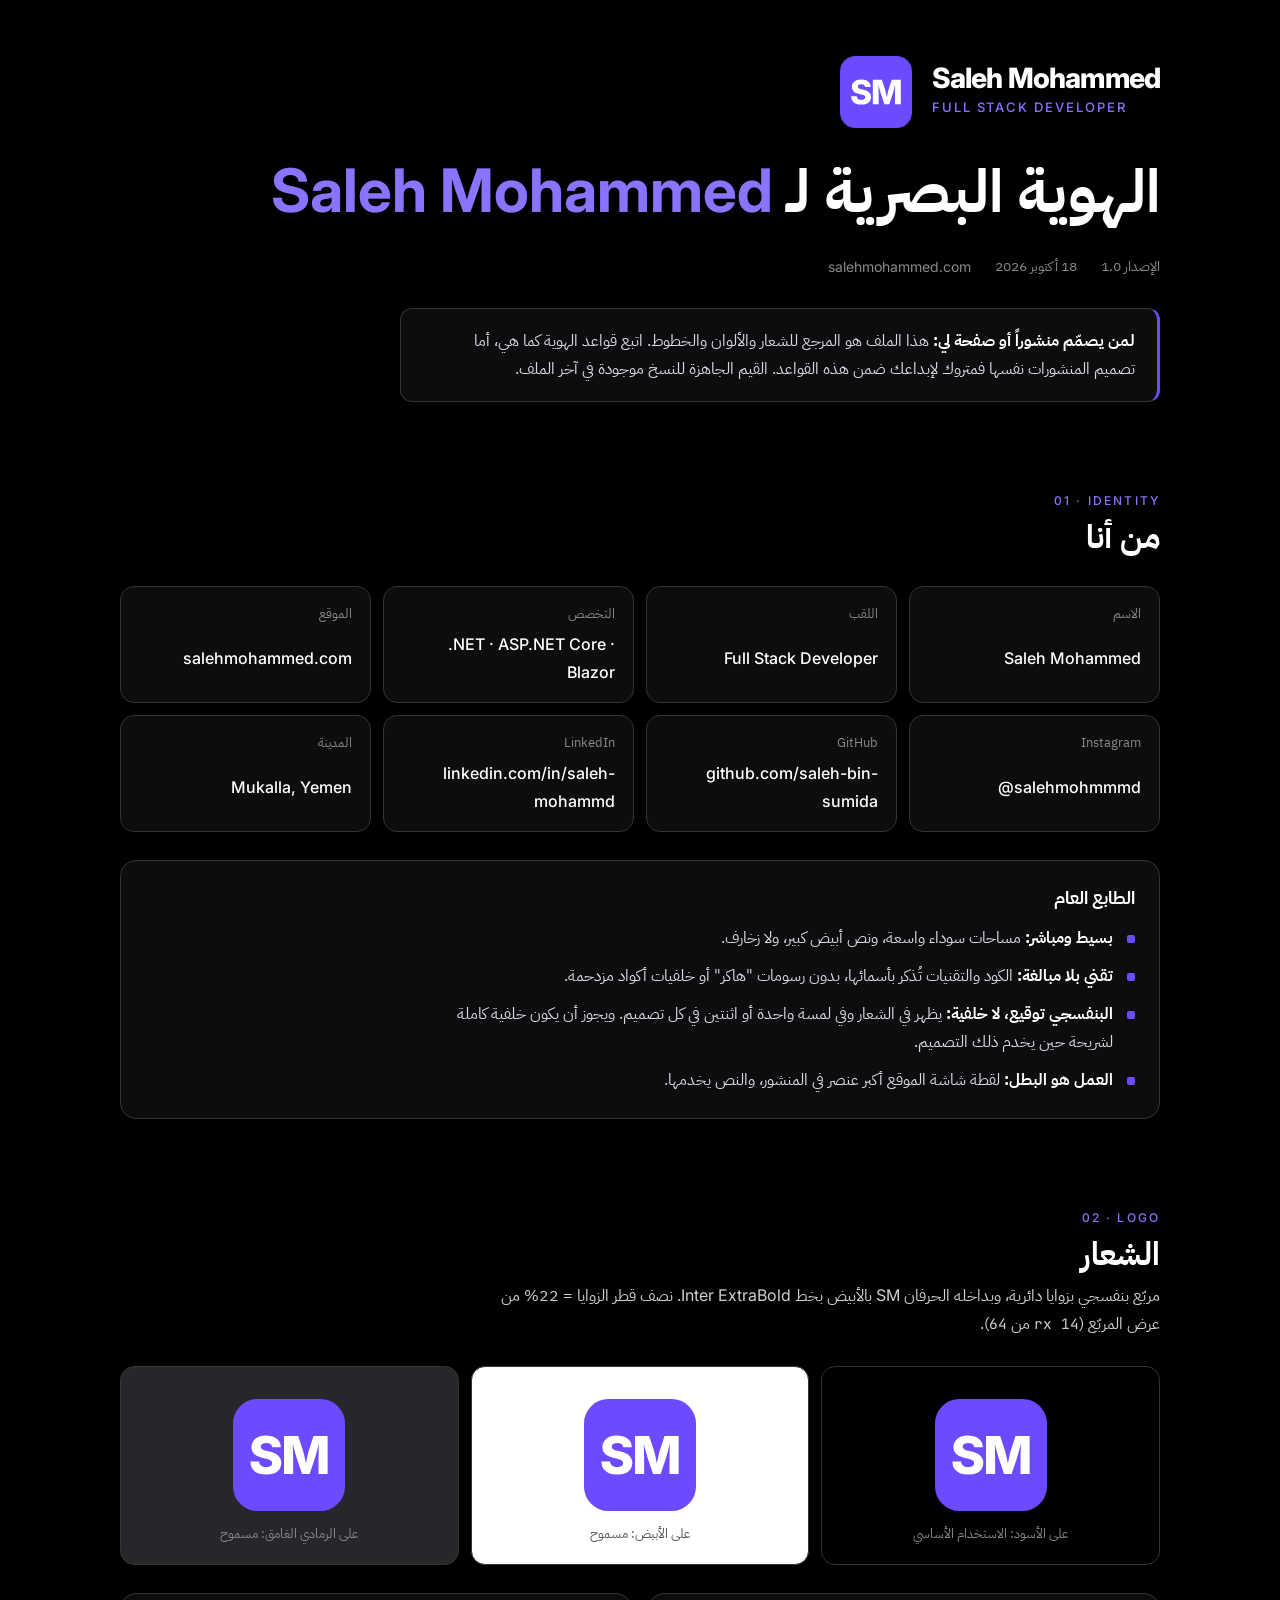
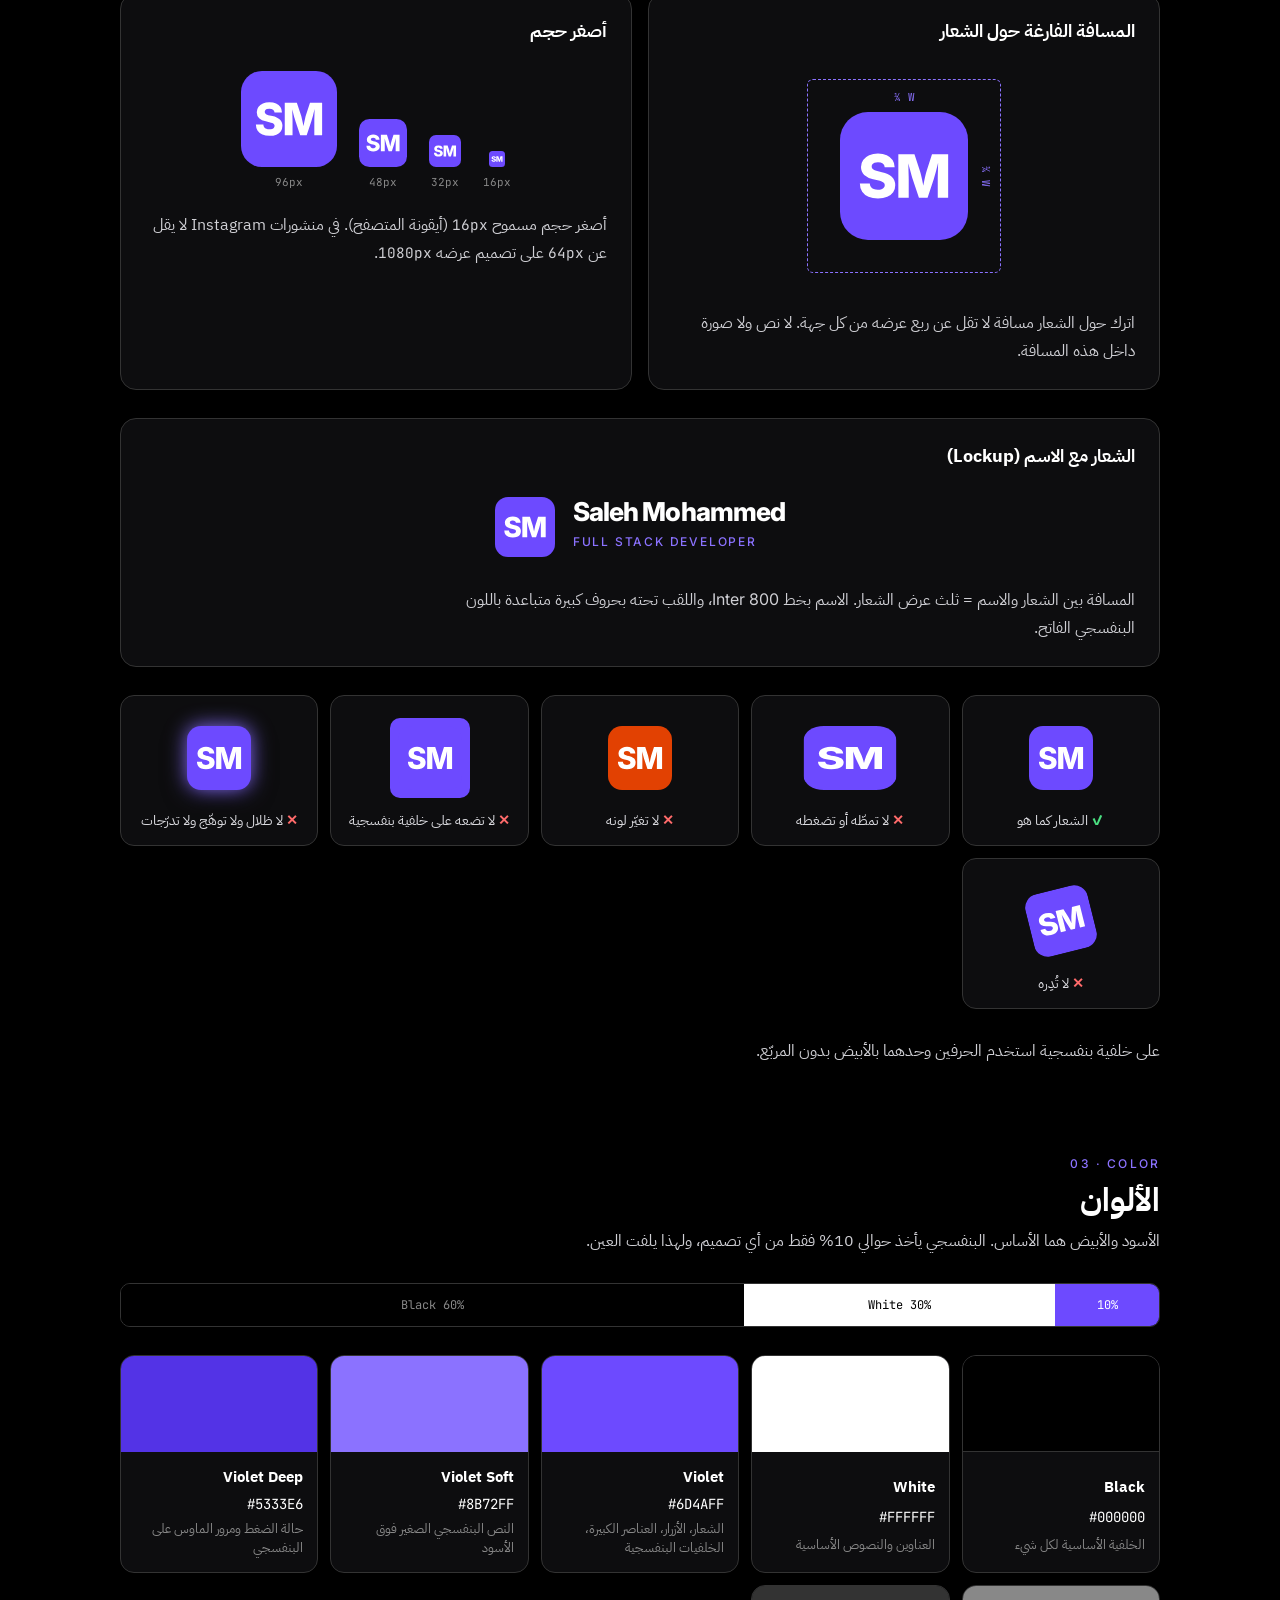
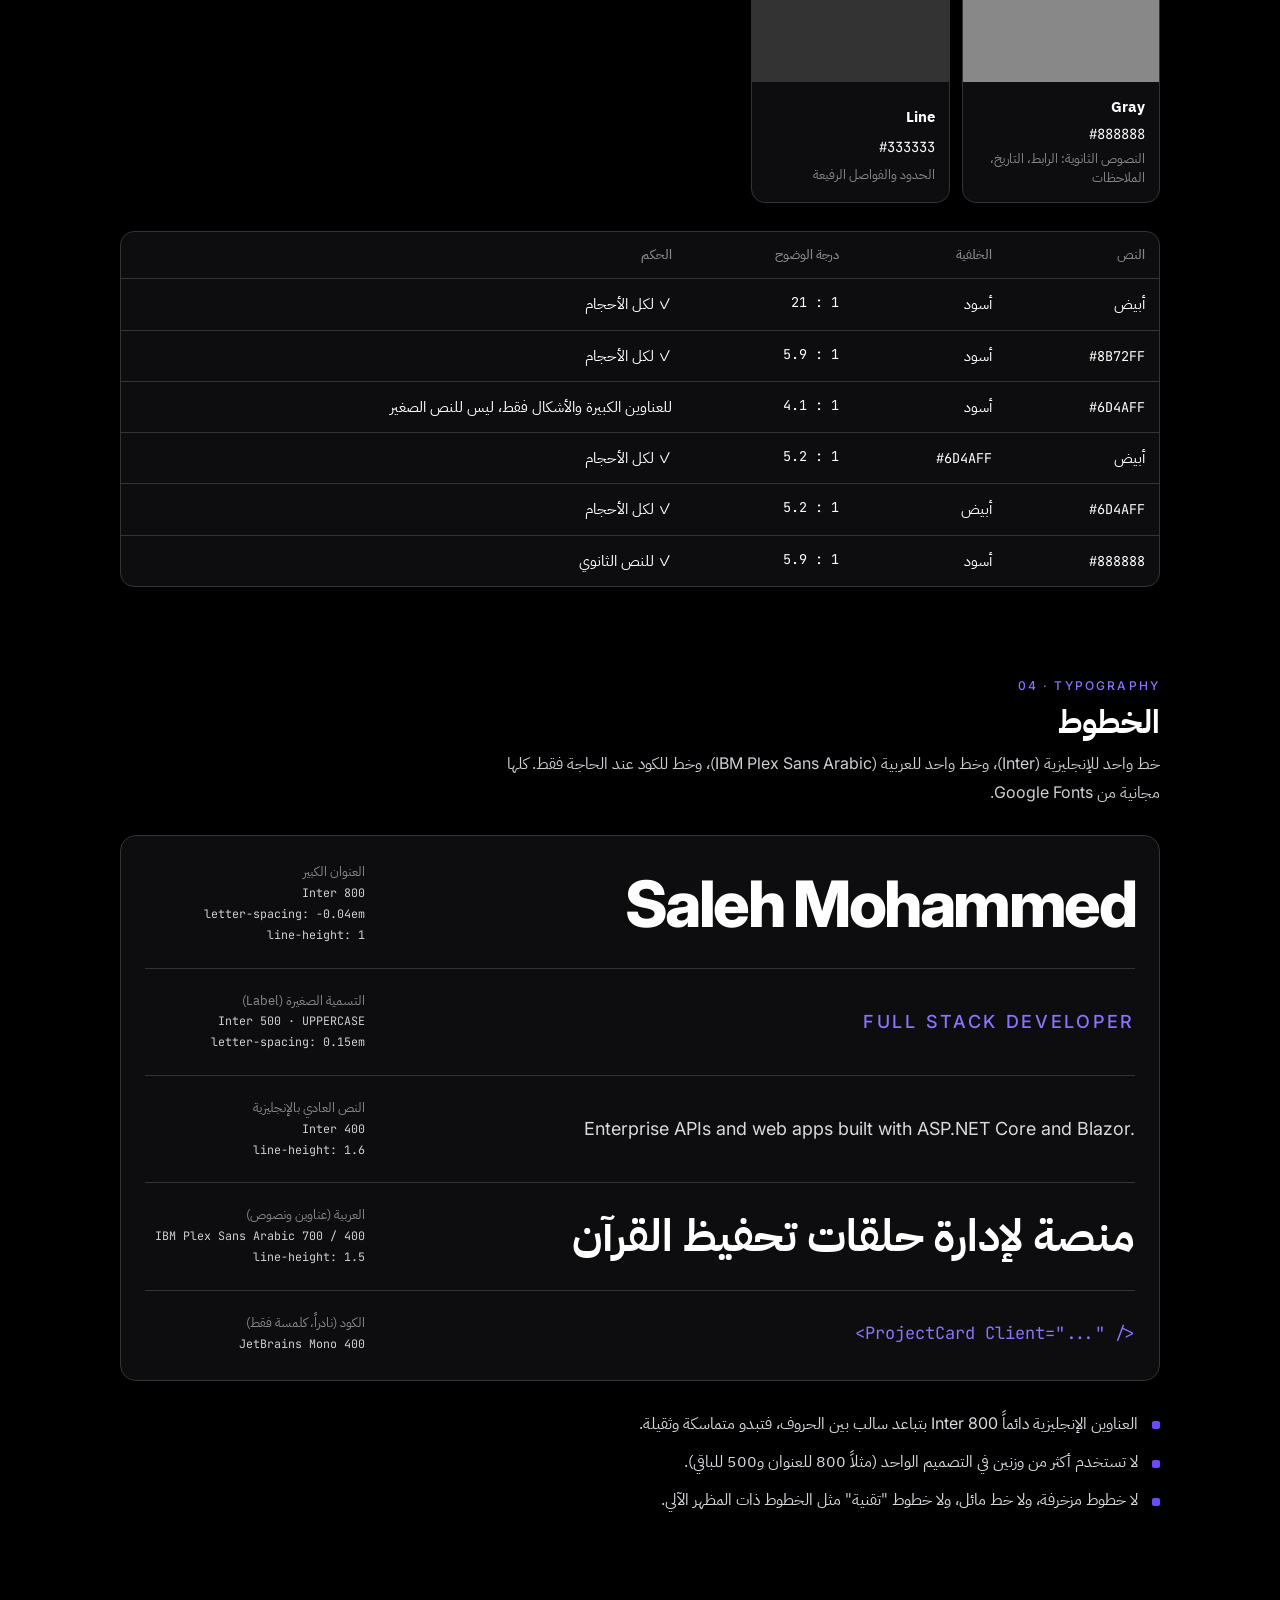
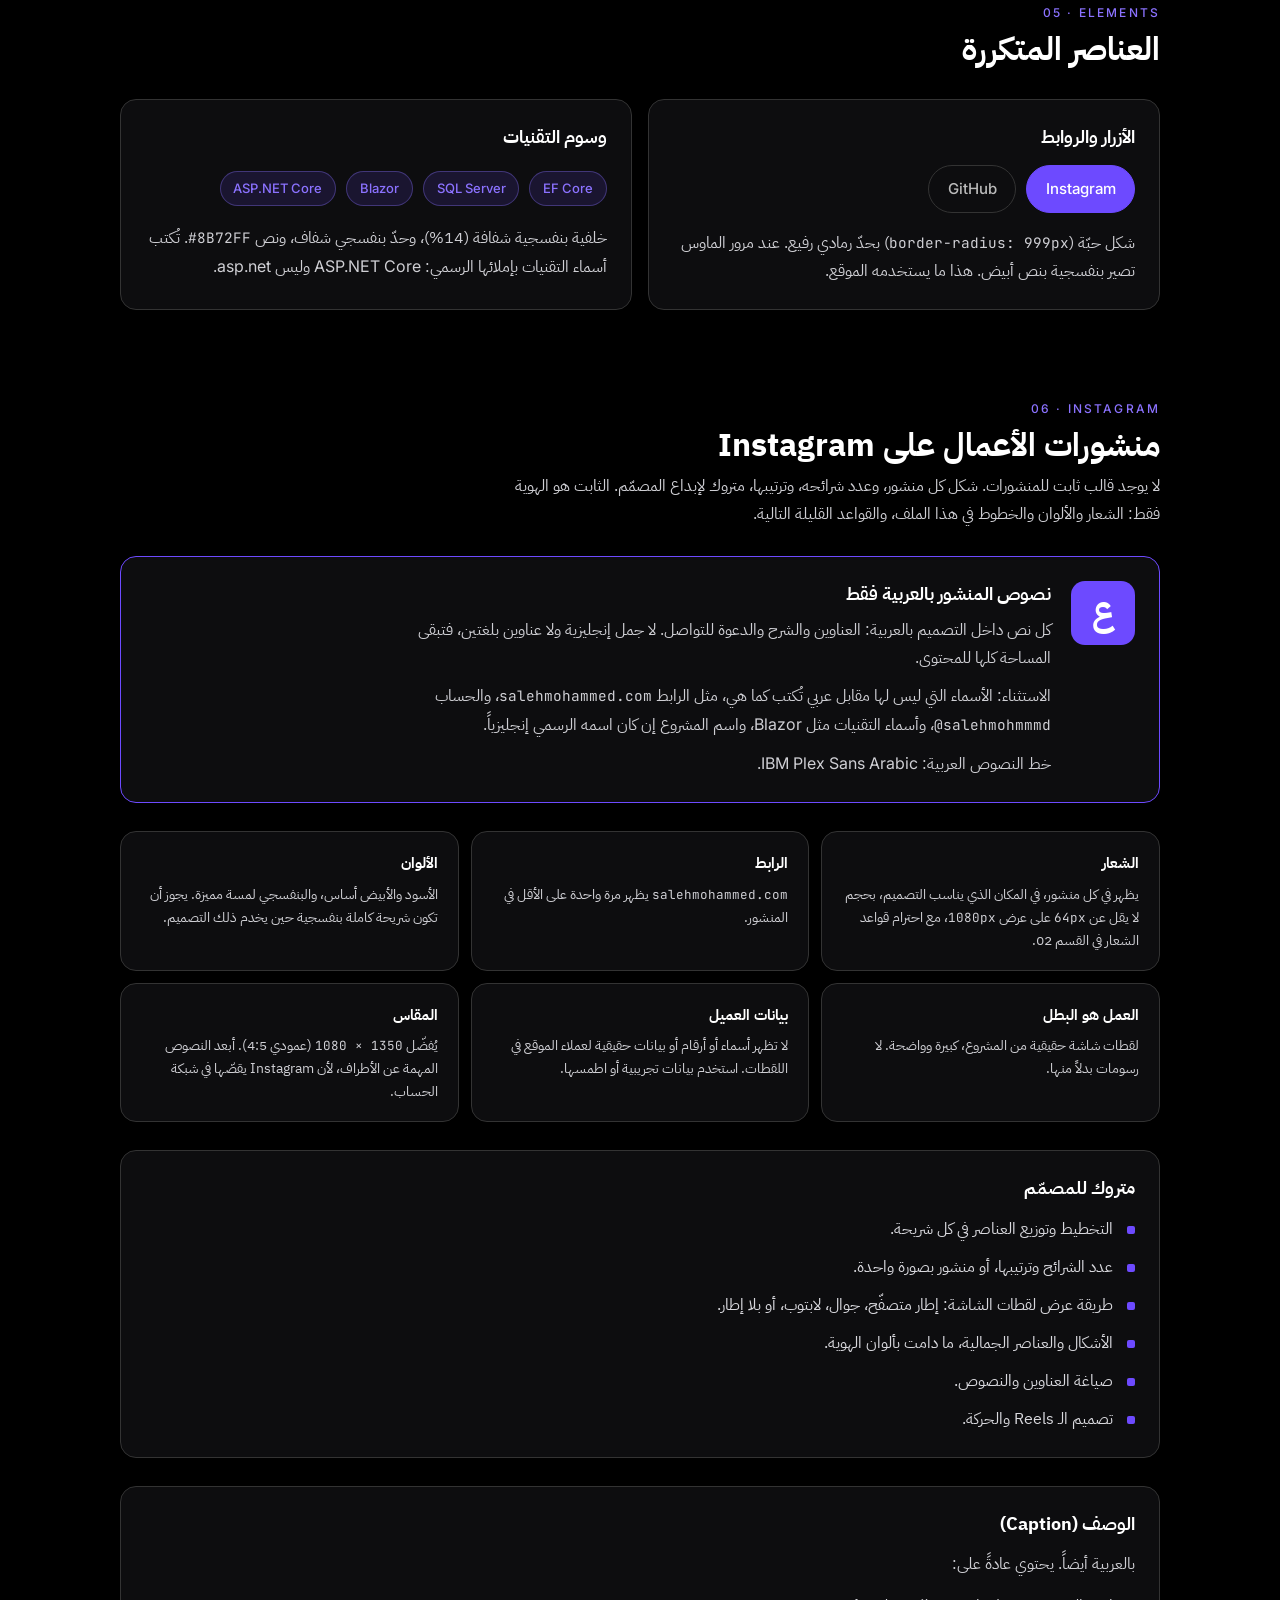
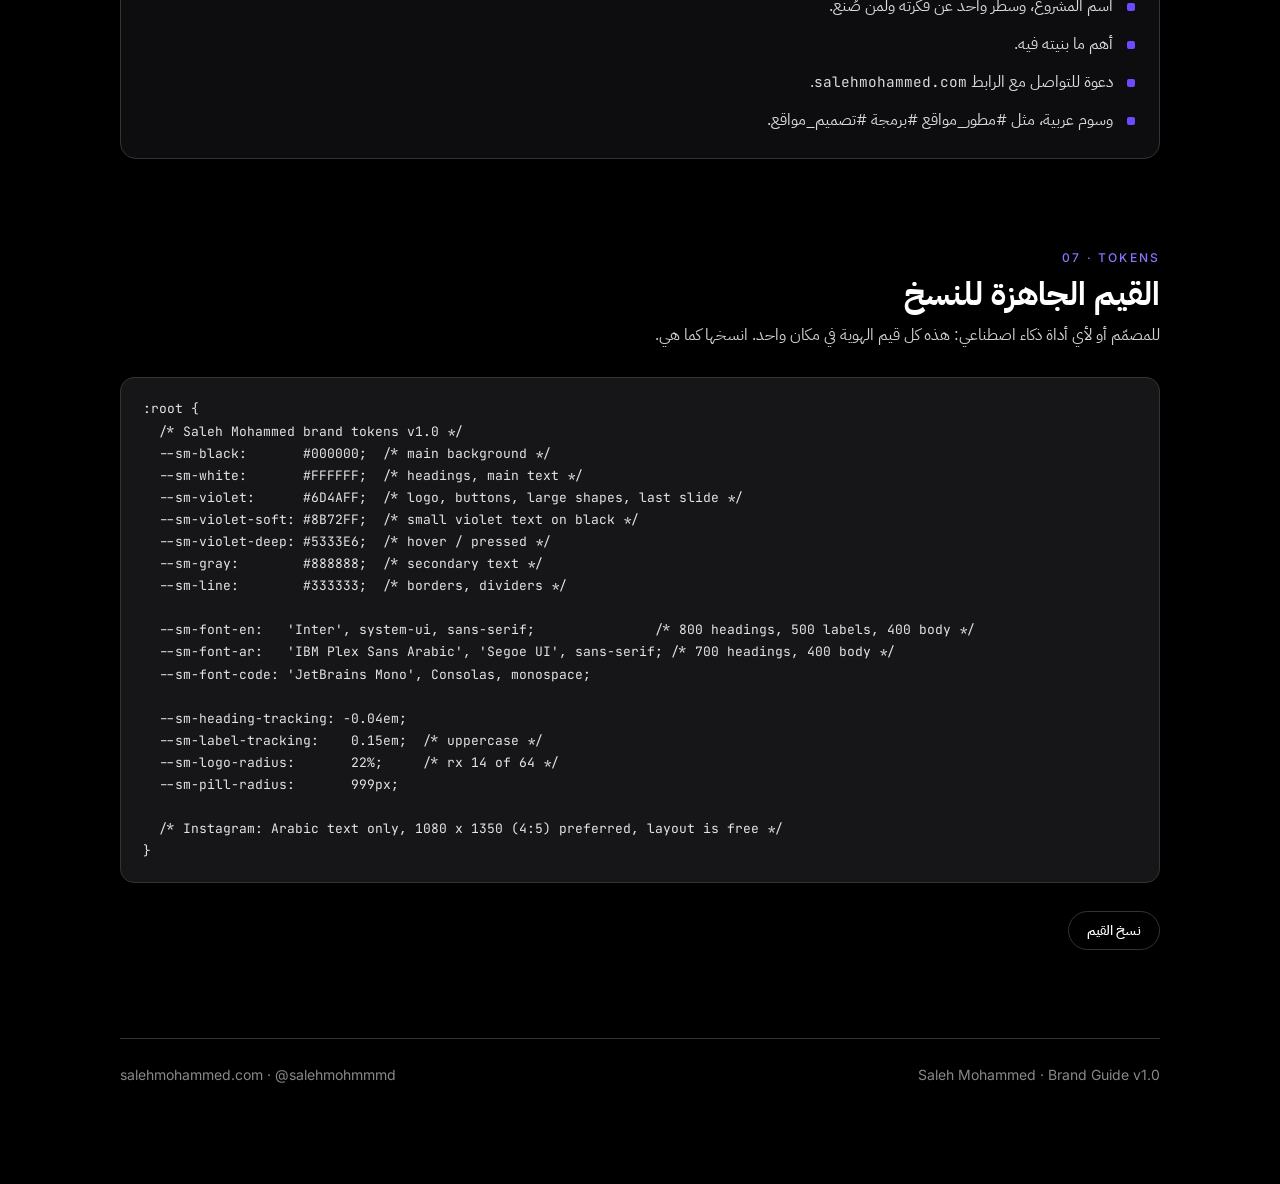
<file: brand-guide.html>
<!DOCTYPE html>
<html lang="ar" dir="rtl">
<head>
<meta charset="UTF-8">
<meta name="viewport" content="width=device-width, initial-scale=1.0">
<title>Saleh Mohammed Brand Guide</title>
<meta name="description" content="Visual identity of Saleh Mohammed (salehmohammed.com): logo, colors, typography and Instagram portfolio post rules.">
<link rel="preconnect" href="https://fonts.googleapis.com">
<link rel="preconnect" href="https://fonts.gstatic.com" crossorigin>
<link href="https://fonts.googleapis.com/css2?family=Inter:wght@400;500;800&family=IBM+Plex+Sans+Arabic:wght@400;500;700&family=JetBrains+Mono:wght@400;500&display=swap" rel="stylesheet">
<style>
    /* Layout: single dark column (max 1040px); each section = label + title + content */
    :root {
        --black: #000000;
        --white: #FFFFFF;
        --violet: #6D4AFF;
        --violet-soft: #8B72FF;
        --violet-deep: #5333E6;
        --gray: #888888;
        --line: #333333;
        --surface: #0D0D0F;
        --surface-2: #161619;
        --font-brand: 'Inter', system-ui, -apple-system, 'Segoe UI', sans-serif;
        --font-ar: 'IBM Plex Sans Arabic', 'Segoe UI', Tahoma, sans-serif;
        --font-mono: 'JetBrains Mono', Consolas, monospace;
        color-scheme: dark;
    }

    *, *::before, *::after { box-sizing: border-box; margin: 0; padding: 0; }

    body {
        background: var(--black);
        color: var(--white);
        font-family: var(--font-ar);
        font-size: 16px;
        line-height: 1.75;
        padding-block: 56px 96px;
        padding-left: max(16px, env(safe-area-inset-left, 0px));
        padding-right: max(16px, env(safe-area-inset-right, 0px));
    }

    .wrap { max-width: 1040px; margin: 0 auto; display: grid; gap: 88px; }

    code, .mono { font-family: var(--font-mono); font-size: .9em; direction: ltr; unicode-bidi: isolate; }
    .en { font-family: var(--font-brand); direction: ltr; unicode-bidi: isolate; }
    p { max-width: 68ch; color: #cfcfd4; }
    strong { color: var(--white); }

    /* ---------- hero ---------- */
    .hero { display: grid; gap: 28px; }
    .hero-top { display: flex; align-items: center; gap: 20px; direction: ltr; justify-content: flex-end; }
    .hero-top svg { width: 72px; height: 72px; flex: none; }
    .hero-top b { font-family: var(--font-brand); font-weight: 800; font-size: 28px; letter-spacing: -.03em; display: block; line-height: 1.1; }
    .hero-top span { font-family: var(--font-brand); font-size: 13px; font-weight: 500; letter-spacing: .15em; text-transform: uppercase; color: var(--violet-soft); }
    .hero h1 { font-size: clamp(34px, 6vw, 60px); line-height: 1.15; font-weight: 700; text-wrap: balance; }
    .hero h1 em { font-style: normal; color: var(--violet-soft); }
    .meta { display: flex; flex-wrap: wrap; gap: 8px 24px; color: var(--gray); font-size: 14px; }

    .note {
        border: 1px solid var(--line);
        border-right: 3px solid var(--violet);
        background: var(--surface);
        border-radius: 12px;
        padding: 18px 22px;
        max-width: 76ch;
    }
    .note p { color: #d9d9de; }

    /* ---------- sections ---------- */
    section { display: grid; gap: 28px; }
    .sec-head { display: grid; gap: 6px; }
    .sec-label { font-family: var(--font-brand); font-size: 12px; font-weight: 500; letter-spacing: .18em; text-transform: uppercase; color: var(--violet-soft); direction: ltr; text-align: right; }
    h2 { font-size: clamp(24px, 3.4vw, 32px); line-height: 1.3; text-wrap: balance; }
    h3 { font-size: 18px; line-height: 1.4; }

    .panel { background: var(--surface); border: 1px solid var(--line); border-radius: 16px; padding: 24px; min-width: 0; }

    .two { display: grid; grid-template-columns: repeat(auto-fit, minmax(min(100%, 300px), 1fr)); gap: 16px; }

    table { width: 100%; border-collapse: collapse; font-size: 15px; }
    th, td { text-align: right; padding: 12px 14px; border-bottom: 1px solid var(--line); vertical-align: top; }
    th { color: var(--gray); font-weight: 500; font-size: 13px; }
    .table-scroll { overflow-x: auto; border: 1px solid var(--line); border-radius: 14px; background: var(--surface); }
    .table-scroll table tr:last-child td { border-bottom: 0; }

    ul.rules { list-style: none; display: grid; gap: 10px; }
    ul.rules li { position: relative; padding-right: 22px; color: #d9d9de; max-width: 72ch; }
    ul.rules li::before { content: ""; position: absolute; right: 0; top: .72em; width: 8px; height: 8px; border-radius: 2px; background: var(--violet); }

    /* ---------- identity ---------- */
    .facts { display: grid; grid-template-columns: repeat(auto-fit, minmax(min(100%, 220px), 1fr)); gap: 12px; }
    .fact { background: var(--surface); border: 1px solid var(--line); border-radius: 14px; padding: 16px 18px; display: grid; gap: 4px; min-width: 0; }
    .fact small { color: var(--gray); font-size: 13px; }
    .fact b { font-family: var(--font-brand); font-weight: 500; direction: ltr; unicode-bidi: isolate; text-align: right; overflow-wrap: anywhere; }

    /* ---------- logo ---------- */
    .logo-stage { display: grid; grid-template-columns: repeat(auto-fit, minmax(min(100%, 220px), 1fr)); gap: 12px; }
    .logo-stage > div { border-radius: 14px; display: grid; place-items: center; gap: 12px; padding: 32px 16px 18px; border: 1px solid var(--line); }
    .logo-stage svg { width: 112px; height: 112px; }
    .logo-stage small { color: var(--gray); font-size: 13px; }
    .bg-black { background: var(--black); }
    .bg-white { background: var(--white); }
    .bg-white small { color: #555; }
    .bg-gray { background: #26262b; }

    .clear-space { display: grid; place-items: center; padding: 36px 16px; }
    .cs-box { position: relative; padding: 32px; border: 1px dashed var(--violet-soft); border-radius: 6px; }
    .cs-box svg { width: 128px; height: 128px; display: block; }
    .cs-tag { position: absolute; font-family: var(--font-mono); font-size: 11px; color: var(--violet-soft); direction: ltr; }
    .cs-tag.t { top: 8px; left: 50%; transform: translateX(-50%); }
    .cs-tag.r { right: 4px; top: 50%; transform: translateY(-50%) rotate(90deg); }

    .sizes { display: flex; align-items: flex-end; gap: 22px; flex-wrap: wrap; direction: ltr; justify-content: center; }
    .sizes figure { display: grid; justify-items: center; gap: 6px; }
    .sizes figcaption { font-family: var(--font-mono); font-size: 11px; color: var(--gray); }

    .lockup { display: flex; align-items: center; gap: 18px; direction: ltr; justify-content: center; padding: 28px 8px; flex-wrap: wrap; }
    .lockup svg { width: 60px; height: 60px; flex: none; }
    .lockup b { font-family: var(--font-brand); font-weight: 800; font-size: 26px; letter-spacing: -.035em; display: block; line-height: 1.1; }
    .lockup span { font-family: var(--font-brand); font-size: 12px; font-weight: 500; letter-spacing: .15em; text-transform: uppercase; color: var(--violet-soft); }

    .dont { display: grid; grid-template-columns: repeat(auto-fit, minmax(min(100%, 180px), 1fr)); gap: 12px; }
    .dont figure { background: var(--surface); border: 1px solid var(--line); border-radius: 14px; padding: 22px 12px 14px; display: grid; justify-items: center; gap: 12px; text-align: center; }
    .dont .demo { width: 80px; height: 80px; display: grid; place-items: center; border-radius: 10px; }
    .dont svg { width: 64px; height: 64px; }
    .dont figcaption { font-size: 14px; color: #d9d9de; line-height: 1.5; }
    .dont figcaption::before { content: "✕ "; color: #ff6b6b; font-weight: 700; }
    .dont .ok figcaption::before { content: "✓ "; color: #4ade80; }

    /* ---------- colors ---------- */
    .swatches { display: grid; grid-template-columns: repeat(auto-fit, minmax(min(100%, 170px), 1fr)); gap: 12px; }
    .swatch { border: 1px solid var(--line); border-radius: 14px; overflow: hidden; background: var(--surface); display: grid; min-width: 0; }
    .chip { height: 96px; }
    .swatch .info { padding: 12px 14px 14px; display: grid; gap: 2px; }
    .swatch b { font-size: 15px; }
    .swatch code { color: var(--white); font-size: 14px; text-align: right; }
    .swatch small { color: var(--gray); font-size: 13px; line-height: 1.5; }

    .ratio { display: flex; height: 44px; border-radius: 10px; overflow: hidden; border: 1px solid var(--line); direction: ltr; }
    .ratio div { display: grid; place-items: center; font-family: var(--font-mono); font-size: 12px; }

    /* ---------- type ---------- */
    .type-row { display: grid; grid-template-columns: minmax(0, 1fr) minmax(0, 220px); gap: 20px; align-items: center; padding: 22px 0; border-bottom: 1px solid var(--line); }
    .type-row:last-child { border-bottom: 0; }
    .type-row .spec { color: var(--gray); font-size: 13px; line-height: 1.6; }
    .type-row .spec code { color: #cfcfd4; }
    .t-display { font-family: var(--font-brand); font-weight: 800; font-size: clamp(36px, 6vw, 64px); letter-spacing: -.04em; line-height: 1; direction: ltr; text-align: right; }
    .t-label { font-family: var(--font-brand); font-weight: 500; font-size: 18px; letter-spacing: .15em; text-transform: uppercase; color: var(--violet-soft); direction: ltr; text-align: right; }
    .t-body { font-family: var(--font-brand); font-size: 18px; direction: ltr; text-align: right; color: #d9d9de; }
    .t-ar { font-family: var(--font-ar); font-weight: 700; font-size: clamp(28px, 4.5vw, 44px); line-height: 1.3; }
    .t-mono { font-family: var(--font-mono); font-size: 17px; color: var(--violet-soft); direction: ltr; text-align: right; }
    @media (max-width: 640px) { .type-row { grid-template-columns: 1fr; gap: 8px; } }

    /* ---------- UI bits ---------- */
    .ui-demo { display: flex; flex-wrap: wrap; gap: 10px; align-items: center; direction: ltr; justify-content: flex-end; }
    .pill { display: inline-flex; align-items: center; gap: 8px; padding: .6rem 1.15rem; border: 1px solid var(--line); border-radius: 999px; color: #bbb; font-family: var(--font-brand); font-size: 15px; font-weight: 500; }
    .pill.hover { background: var(--violet); border-color: var(--violet); color: var(--white); }
    .tag { display: inline-flex; padding: .3rem .8rem; border-radius: 999px; background: rgba(109, 74, 255, .14); border: 1px solid rgba(139, 114, 255, .35); color: var(--violet-soft); font-family: var(--font-brand); font-size: 13px; font-weight: 500; }

    /* ---------- Instagram ---------- */
    .lang { display: flex; flex-wrap: wrap; gap: 20px; align-items: flex-start; background: var(--surface); border: 1px solid var(--violet); border-radius: 16px; padding: 24px; }
    .lang-mark { width: 64px; height: 64px; flex: none; border-radius: 14px; background: var(--violet); display: grid; place-items: center; font: 700 34px/1 var(--font-ar); }
    .lang > div:not(.lang-mark) { flex: 1 1 280px; min-width: 0; display: grid; gap: 10px; }
    .panel.free { display: grid; gap: 14px; }

    .spec-grid { display: grid; grid-template-columns: repeat(auto-fit, minmax(min(100%, 300px), 1fr)); gap: 12px; }
    .spec-grid .panel { padding: 18px 20px; display: grid; gap: 6px; align-content: start; }
    .spec-grid .panel b { font-size: 15px; }
    .spec-grid .panel span { color: #cfcfd4; font-size: 14px; line-height: 1.65; }

    pre {
        background: var(--surface-2);
        border: 1px solid var(--line);
        border-radius: 14px;
        padding: 20px 22px;
        overflow-x: auto;
        font-family: var(--font-ar);
        font-size: 15px;
        line-height: 1.9;
        white-space: pre-wrap;
        color: #e4e4e8;
    }
    pre.code { font-family: var(--font-mono); font-size: 13px; line-height: 1.7; direction: ltr; text-align: left; white-space: pre; }

    .copy-row { display: flex; justify-content: flex-start; gap: 12px; align-items: center; flex-wrap: wrap; }
    button.copy {
        font: 500 14px var(--font-ar);
        background: transparent;
        color: var(--white);
        border: 1px solid var(--line);
        border-radius: 999px;
        padding: 8px 18px;
        cursor: pointer;
        transition: background-color .2s, border-color .2s;
    }
    button.copy:hover, button.copy:focus-visible { background: var(--violet); border-color: var(--violet); outline: none; }
    .copy-row span { color: var(--gray); font-size: 13px; }

    footer { color: var(--gray); font-size: 14px; border-top: 1px solid var(--line); padding-top: 24px; display: flex; justify-content: space-between; gap: 12px; flex-wrap: wrap; }
</style>
</head>
<body>

<!-- The SM mark: violet tile + white letters. Reused everywhere via <use href="#sm">. -->
<svg width="0" height="0" style="position:absolute" aria-hidden="true">
    <symbol id="sm" viewBox="0 0 64 64">
        <rect width="64" height="64" rx="14" fill="#6D4AFF"/>
        <path fill="#fff" d="M18.99 43.21Q16.27 43.21 14.25 42.39Q12.22 41.57 11.1 39.9Q9.97 38.23 9.92 35.71H14.89Q14.96 36.76 15.47 37.48Q15.97 38.2 16.86 38.56Q17.75 38.91 18.93 38.91Q20 38.91 20.78 38.62Q21.56 38.33 21.97 37.8Q22.39 37.27 22.39 36.57Q22.39 35.94 22 35.5Q21.61 35.06 20.84 34.72Q20.06 34.39 18.86 34.12L16.55 33.58Q13.72 32.94 12.11 31.47Q10.5 30.01 10.5 27.55Q10.5 25.53 11.59 24Q12.69 22.48 14.6 21.64Q16.52 20.79 18.99 20.79Q21.53 20.79 23.39 21.65Q25.25 22.51 26.27 24.04Q27.3 25.57 27.33 27.59H22.36Q22.26 26.4 21.39 25.75Q20.53 25.09 18.98 25.09Q17.95 25.09 17.25 25.36Q16.55 25.63 16.19 26.1Q15.84 26.58 15.84 27.2Q15.84 27.87 16.24 28.33Q16.63 28.79 17.37 29.1Q18.1 29.41 19.06 29.63L20.95 30.07Q22.54 30.4 23.77 30.98Q25.01 31.56 25.87 32.37Q26.73 33.17 27.17 34.23Q27.62 35.28 27.62 36.58Q27.62 38.65 26.59 40.14Q25.55 41.62 23.63 42.42Q21.7 43.21 18.99 43.21ZM29.17 42.91V21.09H37.23L40.01 29.58Q40.25 30.36 40.55 31.64Q40.85 32.92 41.16 34.39Q41.46 35.85 41.72 37.21Q41.98 38.58 42.14 39.56H41.16Q41.32 38.59 41.57 37.23Q41.83 35.87 42.13 34.4Q42.43 32.92 42.73 31.65Q43.03 30.37 43.27 29.58L46 21.09H54.08V42.91H48.88V33.51Q48.88 32.78 48.9 31.63Q48.93 30.48 48.97 29.13Q49.01 27.78 49.04 26.41Q49.08 25.04 49.08 23.86H49.39Q49.12 25.16 48.78 26.55Q48.44 27.94 48.09 29.26Q47.75 30.58 47.43 31.68Q47.12 32.78 46.9 33.51L43.79 42.91H39.47L36.32 33.51Q36.1 32.79 35.78 31.69Q35.46 30.59 35.11 29.28Q34.75 27.96 34.4 26.57Q34.05 25.17 33.76 23.86H34.14Q34.15 25.01 34.18 26.38Q34.21 27.74 34.25 29.1Q34.29 30.46 34.32 31.61Q34.36 32.76 34.36 33.51V42.91Z"/>
    </symbol>
    <symbol id="sm-letters" viewBox="0 0 64 64">
        <path d="M18.99 43.21Q16.27 43.21 14.25 42.39Q12.22 41.57 11.1 39.9Q9.97 38.23 9.92 35.71H14.89Q14.96 36.76 15.47 37.48Q15.97 38.2 16.86 38.56Q17.75 38.91 18.93 38.91Q20 38.91 20.78 38.62Q21.56 38.33 21.97 37.8Q22.39 37.27 22.39 36.57Q22.39 35.94 22 35.5Q21.61 35.06 20.84 34.72Q20.06 34.39 18.86 34.12L16.55 33.58Q13.72 32.94 12.11 31.47Q10.5 30.01 10.5 27.55Q10.5 25.53 11.59 24Q12.69 22.48 14.6 21.64Q16.52 20.79 18.99 20.79Q21.53 20.79 23.39 21.65Q25.25 22.51 26.27 24.04Q27.3 25.57 27.33 27.59H22.36Q22.26 26.4 21.39 25.75Q20.53 25.09 18.98 25.09Q17.95 25.09 17.25 25.36Q16.55 25.63 16.19 26.1Q15.84 26.58 15.84 27.2Q15.84 27.87 16.24 28.33Q16.63 28.79 17.37 29.1Q18.1 29.41 19.06 29.63L20.95 30.07Q22.54 30.4 23.77 30.98Q25.01 31.56 25.87 32.37Q26.73 33.17 27.17 34.23Q27.62 35.28 27.62 36.58Q27.62 38.65 26.59 40.14Q25.55 41.62 23.63 42.42Q21.7 43.21 18.99 43.21ZM29.17 42.91V21.09H37.23L40.01 29.58Q40.25 30.36 40.55 31.64Q40.85 32.92 41.16 34.39Q41.46 35.85 41.72 37.21Q41.98 38.58 42.14 39.56H41.16Q41.32 38.59 41.57 37.23Q41.83 35.87 42.13 34.4Q42.43 32.92 42.73 31.65Q43.03 30.37 43.27 29.58L46 21.09H54.08V42.91H48.88V33.51Q48.88 32.78 48.9 31.63Q48.93 30.48 48.97 29.13Q49.01 27.78 49.04 26.41Q49.08 25.04 49.08 23.86H49.39Q49.12 25.16 48.78 26.55Q48.44 27.94 48.09 29.26Q47.75 30.58 47.43 31.68Q47.12 32.78 46.9 33.51L43.79 42.91H39.47L36.32 33.51Q36.1 32.79 35.78 31.69Q35.46 30.59 35.11 29.28Q34.75 27.96 34.4 26.57Q34.05 25.17 33.76 23.86H34.14Q34.15 25.01 34.18 26.38Q34.21 27.74 34.25 29.1Q34.29 30.46 34.32 31.61Q34.36 32.76 34.36 33.51V42.91Z"/>
    </symbol>
</svg>

<div class="wrap">

    <!-- ================= HERO ================= -->
    <header class="hero">
        <div class="hero-top">
            <svg role="img" aria-label="SM logo"><use href="#sm"/></svg>
            <div>
                <b>Saleh Mohammed</b>
                <span>Full Stack Developer</span>
            </div>
        </div>
        <h1>الهوية البصرية لـ <em class="en">Saleh Mohammed</em></h1>
        <div class="meta">
            <span>الإصدار 1.0</span>
            <span>18 أكتوبر 2026</span>
            <span class="en">salehmohammed.com</span>
        </div>
        <div class="note">
            <p><strong>لمن يصمّم منشوراً أو صفحة لي:</strong> هذا الملف هو المرجع للشعار والألوان والخطوط. اتبع قواعد الهوية كما هي، أما تصميم المنشورات نفسها فمتروك لإبداعك ضمن هذه القواعد. القيم الجاهزة للنسخ موجودة في آخر الملف.</p>
        </div>
    </header>

    <!-- ================= 01 IDENTITY ================= -->
    <section>
        <div class="sec-head">
            <div class="sec-label">01 · Identity</div>
            <h2>من أنا</h2>
        </div>
        <div class="facts">
            <div class="fact"><small>الاسم</small><b>Saleh Mohammed</b></div>
            <div class="fact"><small>اللقب</small><b>Full Stack Developer</b></div>
            <div class="fact"><small>التخصص</small><b>.NET · ASP.NET Core · Blazor</b></div>
            <div class="fact"><small>الموقع</small><b>salehmohammed.com</b></div>
            <div class="fact"><small>Instagram</small><b>@salehmohmmmd</b></div>
            <div class="fact"><small>GitHub</small><b>github.com/saleh-bin-sumida</b></div>
            <div class="fact"><small>LinkedIn</small><b>linkedin.com/in/saleh-mohammd</b></div>
            <div class="fact"><small>المدينة</small><b>Mukalla, Yemen</b></div>
        </div>
        <div class="panel">
            <h3>الطابع العام</h3>
            <ul class="rules" style="margin-top:14px">
                <li><strong>بسيط ومباشر:</strong> مساحات سوداء واسعة، ونص أبيض كبير، ولا زخارف.</li>
                <li><strong>تقني بلا مبالغة:</strong> الكود والتقنيات تُذكر بأسمائها، بدون رسومات "هاكر" أو خلفيات أكواد مزدحمة.</li>
                <li><strong>البنفسجي توقيع، لا خلفية:</strong> يظهر في الشعار وفي لمسة واحدة أو اثنتين في كل تصميم. ويجوز أن يكون خلفية كاملة لشريحة حين يخدم ذلك التصميم.</li>
                <li><strong>العمل هو البطل:</strong> لقطة شاشة الموقع أكبر عنصر في المنشور، والنص يخدمها.</li>
            </ul>
        </div>
    </section>

    <!-- ================= 02 LOGO ================= -->
    <section>
        <div class="sec-head">
            <div class="sec-label">02 · Logo</div>
            <h2>الشعار</h2>
            <p>مربّع بنفسجي بزوايا دائرية، وبداخله الحرفان <span class="en">SM</span> بالأبيض بخط <span class="en">Inter ExtraBold</span>. نصف قطر الزوايا = 22% من عرض المربّع (<code>rx 14</code> من <code>64</code>).</p>
        </div>

        <div class="logo-stage">
            <div class="bg-black"><svg role="img" aria-label="SM logo on black"><use href="#sm"/></svg><small>على الأسود: الاستخدام الأساسي</small></div>
            <div class="bg-white"><svg role="img" aria-label="SM logo on white"><use href="#sm"/></svg><small>على الأبيض: مسموح</small></div>
            <div class="bg-gray"><svg role="img" aria-label="SM logo on gray"><use href="#sm"/></svg><small>على الرمادي الغامق: مسموح</small></div>
        </div>

        <div class="two">
            <div class="panel">
                <h3>المسافة الفارغة حول الشعار</h3>
                <div class="clear-space">
                    <div class="cs-box">
                        <span class="cs-tag t">¼ W</span>
                        <span class="cs-tag r">¼ W</span>
                        <svg role="img" aria-label="Clear space"><use href="#sm"/></svg>
                    </div>
                </div>
                <p>اترك حول الشعار مسافة لا تقل عن ربع عرضه من كل جهة. لا نص ولا صورة داخل هذه المسافة.</p>
            </div>
            <div class="panel">
                <h3>أصغر حجم</h3>
                <div class="sizes" style="padding:28px 0 18px">
                    <figure><svg width="96" height="96"><use href="#sm"/></svg><figcaption>96px</figcaption></figure>
                    <figure><svg width="48" height="48"><use href="#sm"/></svg><figcaption>48px</figcaption></figure>
                    <figure><svg width="32" height="32"><use href="#sm"/></svg><figcaption>32px</figcaption></figure>
                    <figure><svg width="16" height="16"><use href="#sm"/></svg><figcaption>16px</figcaption></figure>
                </div>
                <p>أصغر حجم مسموح <code>16px</code> (أيقونة المتصفح). في منشورات Instagram لا يقل عن <code>64px</code> على تصميم عرضه <code>1080px</code>.</p>
            </div>
        </div>

        <div class="panel">
            <h3>الشعار مع الاسم (Lockup)</h3>
            <div class="lockup">
                <svg role="img" aria-label="SM logo"><use href="#sm"/></svg>
                <div><b>Saleh Mohammed</b><span>Full Stack Developer</span></div>
            </div>
            <p>المسافة بين الشعار والاسم = ثلث عرض الشعار. الاسم بخط <span class="en">Inter 800</span>، واللقب تحته بحروف كبيرة متباعدة باللون البنفسجي الفاتح.</p>
        </div>

        <div class="dont">
            <figure class="ok"><div class="demo"><svg><use href="#sm"/></svg></div><figcaption>الشعار كما هو</figcaption></figure>
            <figure><div class="demo"><svg style="transform:scaleX(1.45)"><use href="#sm"/></svg></div><figcaption>لا تمطّه أو تضغطه</figcaption></figure>
            <figure><div class="demo"><svg style="filter:hue-rotate(120deg)"><use href="#sm"/></svg></div><figcaption>لا تغيّر لونه</figcaption></figure>
            <figure><div class="demo" style="background:var(--violet)"><svg><use href="#sm"/></svg></div><figcaption>لا تضعه على خلفية بنفسجية</figcaption></figure>
            <figure><div class="demo"><svg style="filter:drop-shadow(0 0 10px #8B72FF) drop-shadow(0 6px 6px #000)"><use href="#sm"/></svg></div><figcaption>لا ظلال ولا توهّج ولا تدرّجات</figcaption></figure>
            <figure><div class="demo"><svg style="transform:rotate(-14deg)"><use href="#sm"/></svg></div><figcaption>لا تُدِره</figcaption></figure>
        </div>
        <p>على خلفية بنفسجية استخدم الحرفين وحدهما بالأبيض بدون المربّع.</p>
    </section>

    <!-- ================= 03 COLOR ================= -->
    <section>
        <div class="sec-head">
            <div class="sec-label">03 · Color</div>
            <h2>الألوان</h2>
            <p>الأسود والأبيض هما الأساس. البنفسجي يأخذ حوالي 10% فقط من أي تصميم، ولهذا يلفت العين.</p>
        </div>

        <div class="ratio" aria-label="Color ratio">
            <div style="flex:60;background:#000;color:#888">Black 60%</div>
            <div style="flex:30;background:#fff;color:#000">White 30%</div>
            <div style="flex:10;background:var(--violet);color:#fff">10%</div>
        </div>

        <div class="swatches">
            <div class="swatch"><div class="chip" style="background:#000;border-bottom:1px solid var(--line)"></div><div class="info"><b>Black</b><code>#000000</code><small>الخلفية الأساسية لكل شيء</small></div></div>
            <div class="swatch"><div class="chip" style="background:#fff"></div><div class="info"><b>White</b><code>#FFFFFF</code><small>العناوين والنصوص الأساسية</small></div></div>
            <div class="swatch"><div class="chip" style="background:#6D4AFF"></div><div class="info"><b>Violet</b><code>#6D4AFF</code><small>الشعار، الأزرار، العناصر الكبيرة، الخلفيات البنفسجية</small></div></div>
            <div class="swatch"><div class="chip" style="background:#8B72FF"></div><div class="info"><b>Violet Soft</b><code>#8B72FF</code><small>النص البنفسجي الصغير فوق الأسود</small></div></div>
            <div class="swatch"><div class="chip" style="background:#5333E6"></div><div class="info"><b>Violet Deep</b><code>#5333E6</code><small>حالة الضغط ومرور الماوس على البنفسجي</small></div></div>
            <div class="swatch"><div class="chip" style="background:#888"></div><div class="info"><b>Gray</b><code>#888888</code><small>النصوص الثانوية: الرابط، التاريخ، الملاحظات</small></div></div>
            <div class="swatch"><div class="chip" style="background:#333"></div><div class="info"><b>Line</b><code>#333333</code><small>الحدود والفواصل الرفيعة</small></div></div>
        </div>

        <div class="table-scroll">
            <table>
                <thead><tr><th>النص</th><th>الخلفية</th><th>درجة الوضوح</th><th>الحكم</th></tr></thead>
                <tbody>
                    <tr><td>أبيض</td><td>أسود</td><td class="mono">21 : 1</td><td>✓ لكل الأحجام</td></tr>
                    <tr><td><code>#8B72FF</code></td><td>أسود</td><td class="mono">5.9 : 1</td><td>✓ لكل الأحجام</td></tr>
                    <tr><td><code>#6D4AFF</code></td><td>أسود</td><td class="mono">4.1 : 1</td><td>للعناوين الكبيرة والأشكال فقط، ليس للنص الصغير</td></tr>
                    <tr><td>أبيض</td><td><code>#6D4AFF</code></td><td class="mono">5.2 : 1</td><td>✓ لكل الأحجام</td></tr>
                    <tr><td><code>#6D4AFF</code></td><td>أبيض</td><td class="mono">5.2 : 1</td><td>✓ لكل الأحجام</td></tr>
                    <tr><td><code>#888888</code></td><td>أسود</td><td class="mono">5.9 : 1</td><td>✓ للنص الثانوي</td></tr>
                </tbody>
            </table>
        </div>
    </section>

    <!-- ================= 04 TYPE ================= -->
    <section>
        <div class="sec-head">
            <div class="sec-label">04 · Typography</div>
            <h2>الخطوط</h2>
            <p>خط واحد للإنجليزية (<span class="en">Inter</span>)، وخط واحد للعربية (<span class="en">IBM Plex Sans Arabic</span>)، وخط للكود عند الحاجة فقط. كلها مجانية من <span class="en">Google Fonts</span>.</p>
        </div>
        <div class="panel" style="padding-block:4px">
            <div class="type-row">
                <div class="t-display">Saleh Mohammed</div>
                <div class="spec">العنوان الكبير<br><code>Inter 800</code><br><code>letter-spacing: -0.04em</code><br><code>line-height: 1</code></div>
            </div>
            <div class="type-row">
                <div class="t-label">Full Stack Developer</div>
                <div class="spec">التسمية الصغيرة (Label)<br><code>Inter 500 · UPPERCASE</code><br><code>letter-spacing: 0.15em</code></div>
            </div>
            <div class="type-row">
                <div class="t-body">Enterprise APIs and web apps built with ASP.NET Core and Blazor.</div>
                <div class="spec">النص العادي بالإنجليزية<br><code>Inter 400</code><br><code>line-height: 1.6</code></div>
            </div>
            <div class="type-row">
                <div class="t-ar">منصة لإدارة حلقات تحفيظ القرآن</div>
                <div class="spec">العربية (عناوين ونصوص)<br><code>IBM Plex Sans Arabic 700 / 400</code><br><code>line-height: 1.5</code></div>
            </div>
            <div class="type-row">
                <div class="t-mono">&lt;ProjectCard Client="..." /&gt;</div>
                <div class="spec">الكود (نادراً، كلمسة فقط)<br><code>JetBrains Mono 400</code></div>
            </div>
        </div>
        <ul class="rules">
            <li>العناوين الإنجليزية دائماً <span class="en">Inter 800</span> بتباعد سالب بين الحروف، فتبدو متماسكة وثقيلة.</li>
            <li>لا تستخدم أكثر من وزنين في التصميم الواحد (مثلاً 800 للعنوان و500 للباقي).</li>
            <li>لا خطوط مزخرفة، ولا خط مائل، ولا خطوط "تقنية" مثل الخطوط ذات المظهر الآلي.</li>
        </ul>
    </section>

    <!-- ================= 05 UI ================= -->
    <section>
        <div class="sec-head">
            <div class="sec-label">05 · Elements</div>
            <h2>العناصر المتكررة</h2>
        </div>
        <div class="two">
            <div class="panel" style="display:grid;gap:16px">
                <h3>الأزرار والروابط</h3>
                <div class="ui-demo">
                    <span class="pill">GitHub</span>
                    <span class="pill hover">Instagram</span>
                </div>
                <p>شكل حبّة (<code>border-radius: 999px</code>) بحدّ رمادي رفيع. عند مرور الماوس تصير بنفسجية بنص أبيض. هذا ما يستخدمه الموقع.</p>
            </div>
            <div class="panel" style="display:grid;gap:16px">
                <h3>وسوم التقنيات</h3>
                <div class="ui-demo">
                    <span class="tag">ASP.NET Core</span>
                    <span class="tag">Blazor</span>
                    <span class="tag">SQL Server</span>
                    <span class="tag">EF Core</span>
                </div>
                <p>خلفية بنفسجية شفافة (14%)، وحدّ بنفسجي شفاف، ونص <code>#8B72FF</code>. تُكتب أسماء التقنيات بإملائها الرسمي: <span class="en">ASP.NET Core</span> وليس <span class="en">asp.net</span>.</p>
            </div>
        </div>
    </section>

    <!-- ================= 06 INSTAGRAM ================= -->
    <section>
        <div class="sec-head">
            <div class="sec-label">06 · Instagram</div>
            <h2>منشورات الأعمال على Instagram</h2>
            <p>لا يوجد قالب ثابت للمنشورات. شكل كل منشور، وعدد شرائحه، وترتيبها، متروك لإبداع المصمّم. الثابت هو الهوية فقط: الشعار والألوان والخطوط في هذا الملف، والقواعد القليلة التالية.</p>
        </div>

        <div class="lang">
            <div class="lang-mark" aria-hidden="true">ع</div>
            <div>
                <h3>نصوص المنشور بالعربية فقط</h3>
                <p>كل نص داخل التصميم بالعربية: العناوين والشرح والدعوة للتواصل. لا جمل إنجليزية ولا عناوين بلغتين، فتبقى المساحة كلها للمحتوى.</p>
                <p>الاستثناء: الأسماء التي ليس لها مقابل عربي تُكتب كما هي، مثل الرابط <code>salehmohammed.com</code>، والحساب <code>@salehmohmmmd</code>، وأسماء التقنيات مثل <span class="en">Blazor</span>، واسم المشروع إن كان اسمه الرسمي إنجليزياً.</p>
                <p>خط النصوص العربية: <span class="en">IBM Plex Sans Arabic</span>.</p>
            </div>
        </div>

        <div class="spec-grid">
            <div class="panel"><b>الشعار</b><span>يظهر في كل منشور، في المكان الذي يناسب التصميم، بحجم لا يقل عن <code>64px</code> على عرض <code>1080px</code>، مع احترام قواعد الشعار في القسم 02.</span></div>
            <div class="panel"><b>الرابط</b><span><code>salehmohammed.com</code> يظهر مرة واحدة على الأقل في المنشور.</span></div>
            <div class="panel"><b>الألوان</b><span>الأسود والأبيض أساس، والبنفسجي لمسة مميزة. يجوز أن تكون شريحة كاملة بنفسجية حين يخدم ذلك التصميم.</span></div>
            <div class="panel"><b>العمل هو البطل</b><span>لقطات شاشة حقيقية من المشروع، كبيرة وواضحة. لا رسومات بدلاً منها.</span></div>
            <div class="panel"><b>بيانات العميل</b><span>لا تظهر أسماء أو أرقام أو بيانات حقيقية لعملاء الموقع في اللقطات. استخدم بيانات تجريبية أو اطمسها.</span></div>
            <div class="panel"><b>المقاس</b><span>يُفضّل <code>1080 × 1350</code> (عمودي 4:5). أبعد النصوص المهمة عن الأطراف، لأن Instagram يقصّها في شبكة الحساب.</span></div>
        </div>

        <div class="panel free">
            <h3>متروك للمصمّم</h3>
            <ul class="rules">
                <li>التخطيط وتوزيع العناصر في كل شريحة.</li>
                <li>عدد الشرائح وترتيبها، أو منشور بصورة واحدة.</li>
                <li>طريقة عرض لقطات الشاشة: إطار متصفّح، جوال، لابتوب، أو بلا إطار.</li>
                <li>الأشكال والعناصر الجمالية، ما دامت بألوان الهوية.</li>
                <li>صياغة العناوين والنصوص.</li>
                <li>تصميم الـ Reels والحركة.</li>
            </ul>
        </div>

        <div class="panel free">
            <h3>الوصف (Caption)</h3>
            <p>بالعربية أيضاً. يحتوي عادةً على:</p>
            <ul class="rules">
                <li>اسم المشروع، وسطر واحد عن فكرته ولمن صُنع.</li>
                <li>أهم ما بنيته فيه.</li>
                <li>دعوة للتواصل مع الرابط <code>salehmohammed.com</code>.</li>
                <li>وسوم عربية، مثل <span dir="rtl">#مطور_مواقع #برمجة #تصميم_مواقع</span>.</li>
            </ul>
        </div>
    </section>

    <!-- ================= 07 TOKENS ================= -->
    <section>
        <div class="sec-head">
            <div class="sec-label">07 · Tokens</div>
            <h2>القيم الجاهزة للنسخ</h2>
            <p>للمصمّم أو لأي أداة ذكاء اصطناعي: هذه كل قيم الهوية في مكان واحد. انسخها كما هي.</p>
        </div>
        <pre class="code" id="tokens">:root {
  /* Saleh Mohammed brand tokens v1.0 */
  --sm-black:       #000000;  /* main background */
  --sm-white:       #FFFFFF;  /* headings, main text */
  --sm-violet:      #6D4AFF;  /* logo, buttons, large shapes, last slide */
  --sm-violet-soft: #8B72FF;  /* small violet text on black */
  --sm-violet-deep: #5333E6;  /* hover / pressed */
  --sm-gray:        #888888;  /* secondary text */
  --sm-line:        #333333;  /* borders, dividers */

  --sm-font-en:   'Inter', system-ui, sans-serif;               /* 800 headings, 500 labels, 400 body */
  --sm-font-ar:   'IBM Plex Sans Arabic', 'Segoe UI', sans-serif; /* 700 headings, 400 body */
  --sm-font-code: 'JetBrains Mono', Consolas, monospace;

  --sm-heading-tracking: -0.04em;
  --sm-label-tracking:    0.15em;  /* uppercase */
  --sm-logo-radius:       22%;     /* rx 14 of 64 */
  --sm-pill-radius:       999px;

  /* Instagram: Arabic text only, 1080 x 1350 (4:5) preferred, layout is free */
}</pre>
        <div class="copy-row"><button class="copy" type="button" data-target="tokens">نسخ القيم</button><span id="tokens-msg" role="status"></span></div>
    </section>

    <footer>
        <span class="en">Saleh Mohammed · Brand Guide v1.0</span>
        <span class="en">salehmohammed.com · @salehmohmmmd</span>
    </footer>
</div>

<script>
    document.querySelectorAll('button.copy').forEach(btn => {
        btn.addEventListener('click', async () => {
            const id = btn.dataset.target;
            const el = document.getElementById(id);
            const msg = document.getElementById(id + '-msg');
            try {
                await navigator.clipboard.writeText(el.textContent);
                msg.textContent = 'تم النسخ';
            } catch {
                const range = document.createRange();
                range.selectNodeContents(el);
                const sel = getSelection();
                sel.removeAllRanges();
                sel.addRange(range);
                msg.textContent = 'النص محدّد، اضغط Ctrl+C';
            }
            setTimeout(() => { msg.textContent = ''; }, 2500);
        });
    });
</script>
</body>
</html>
</file>
